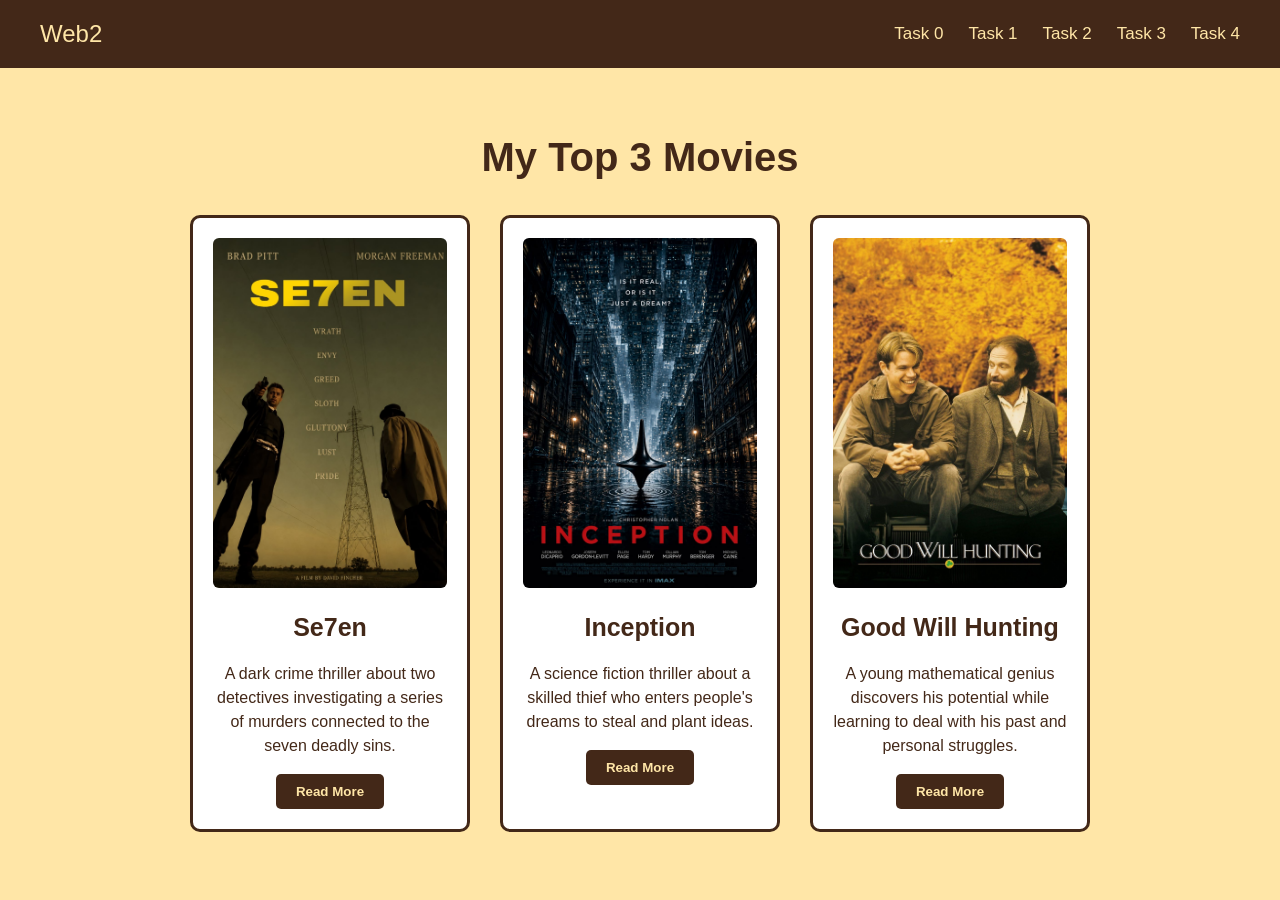
<file: task1.html>
<!DOCTYPE html>
<html lang="en">

<head>
    <meta charset="UTF-8">
    <meta name="viewport" content="width=device-width, initial-scale=1.0">
    <title>Task 1</title>
    <link rel="stylesheet" href="task1.css">
</head>

<body>
    <header class="navbar">

        <div class="logo">Web2</div>

        <nav>
            <a href="index.html">Task 0</a>
            <a href="task1.html">Task 1</a>
            <a href="task2.html">Task 2</a>
            <a href="task3.html">Task 3</a>
            <a href="task4.html">Task 4</a>
        </nav>

    </header>

    <main>
        <h1>My Top 3 Movies</h1>

        <div class="card-container">
            <div class="card">
                <img src="images/se7en.JPG" alt="Se7en movie poster">
                <h2>Se7en</h2>

                <p>
                    A dark crime thriller about two detectives
                    investigating a series of murders connected
                    to the seven deadly sins.
                </p>
                <button>Read More</button>
            </div>

            <div class="card">
                <img src="images/inception.JPG" alt="Inception movie poster">
                <h2>Inception</h2>

                <p>
                    A science fiction thriller about a skilled thief
                    who enters people's dreams to steal and plant ideas.
                </p>
                <button>Read More</button>
            </div>

            <div class="card">
                <img src="images/good-will-hunting.JPG" alt="Good Will Hunting movie poster">
                <h2>Good Will Hunting</h2>

                <p>
                    A young mathematical genius discovers his potential
                    while learning to deal with his past and personal struggles.
                </p>
                <button>Read More</button>
            </div>
        </div>
    </main>
</body>
</html>
</file>
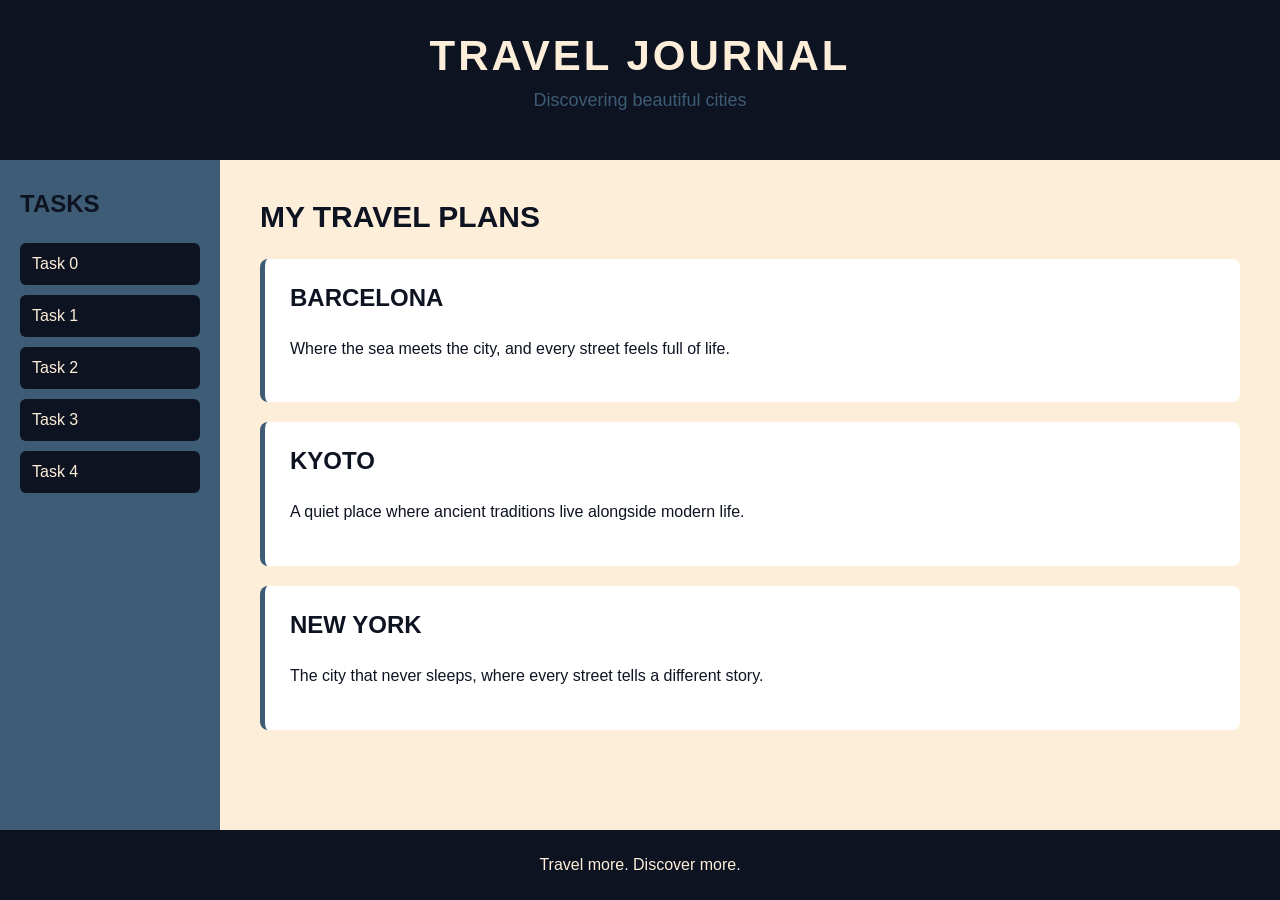
<file: task2.html>
<!DOCTYPE html>
<html lang="en">

<head>
    <meta charset="UTF-8">
    <meta name="viewport" content="width=device-width, initial-scale=1.0">
    <title>Travel Journal</title>
    <link rel="stylesheet" href="task2.css">
</head>

<body>
    <div class="page">

        <header class="header">
    <h1>TRAVEL JOURNAL</h1>
    <p>Discovering beautiful cities</p>
</header>

<aside class="sidebar">
    <h2>TASKS</h2>

    <a href="index.html">Task 0</a>
    <a href="task1.html">Task 1</a>
    <a href="task2.html">Task 2</a>
    <a href="task3.html">Task 3</a>
    <a href="task4.html">Task 4</a>
</aside>

<main class="main">

    <h2>MY TRAVEL PLANS</h2>
    <div class="place">
        <h3>BARCELONA</h3>
        <p>
            Where the sea meets the city, and every street feels full of life.
        </p>
    </div>

    <div class="place">
        <h3>KYOTO</h3>
        <p>
            A quiet place where ancient traditions live alongside modern life.
        </p>
    </div>

    <div class="place">
        <h3>NEW YORK</h3>
        <p>
            The city that never sleeps, where every street tells a different story.
        </p>
    </div>

</main>
        <footer class="footer">
            <p>Travel more. Discover more.</p>
        </footer>
    </div>
</body>
</html>
</file>
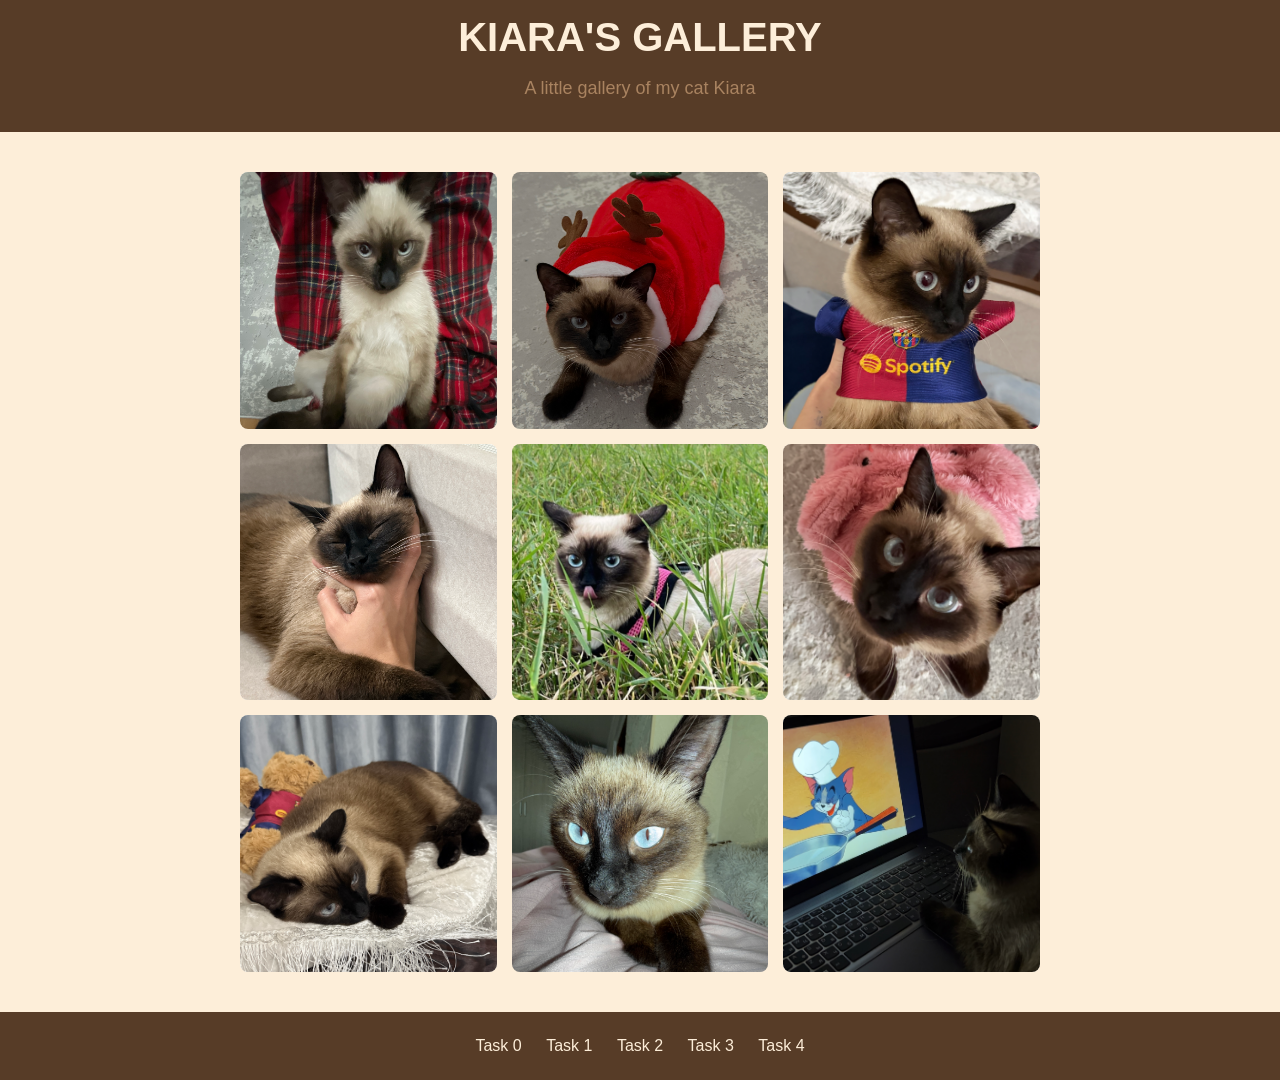
<file: task3.html>
<!DOCTYPE html>
<html lang="en">

<head>
    <meta charset="UTF-8">
    <meta name="viewport" content="width=device-width, initial-scale=1.0">
    <title>Kiara Gallery</title>
    <link rel="stylesheet" href="task3.css">
</head>
<body>

    <header class="header">
        <h1>KIARA'S GALLERY</h1>
        <p>A little gallery of my cat Kiara</p>
    </header>
    <main class="gallery">

        <div class="photo">
            <img src="images/kiara1.jpg" alt="Kiara">
            <p>Silly kiara</p>
        </div>

        <div class="photo">
            <img src="images/kiara2.jpg" alt="Kiara">
            <p>Santa</p>
        </div>

        <div class="photo">
            <img src="images/kiara3.jpg" alt="Kiara">
            <p>Barca fan</p>
        </div>

        <div class="photo">
            <img src="images/kiara4.jpg" alt="Kiara">
            <p>Chilling</p>
        </div>

        <div class="photo">
            <img src="images/kiara5.jpg" alt="Kiara">
            <p>My love</p>
        </div>

        <div class="photo">
            <img src="images/kiara6.jpg" alt="Kiara">
            <p>Piggy kiara</p>
        </div>

        <div class="photo">
            <img src="images/kiara7.jpg" alt="Kiara">
            <p>Thinker</p>
        </div>

        <div class="photo">
            <img src="images/kiara8.jpg" alt="Kiara">
            <p>Model</p>
        </div>

        <div class="photo">
            <img src="images/kiara9.jpg" alt="Kiara">
            <p>Watching fav movie</p>
        </div>
    </main>

    <footer class="footer">
        <a href="index.html">Task 0</a>
        <a href="task1.html">Task 1</a>
        <a href="task2.html">Task 2</a>
        <a href="task3.html">Task 3</a>
        <a href="task4.html">Task 4</a>
    </footer>
</body>
</html>
</file>
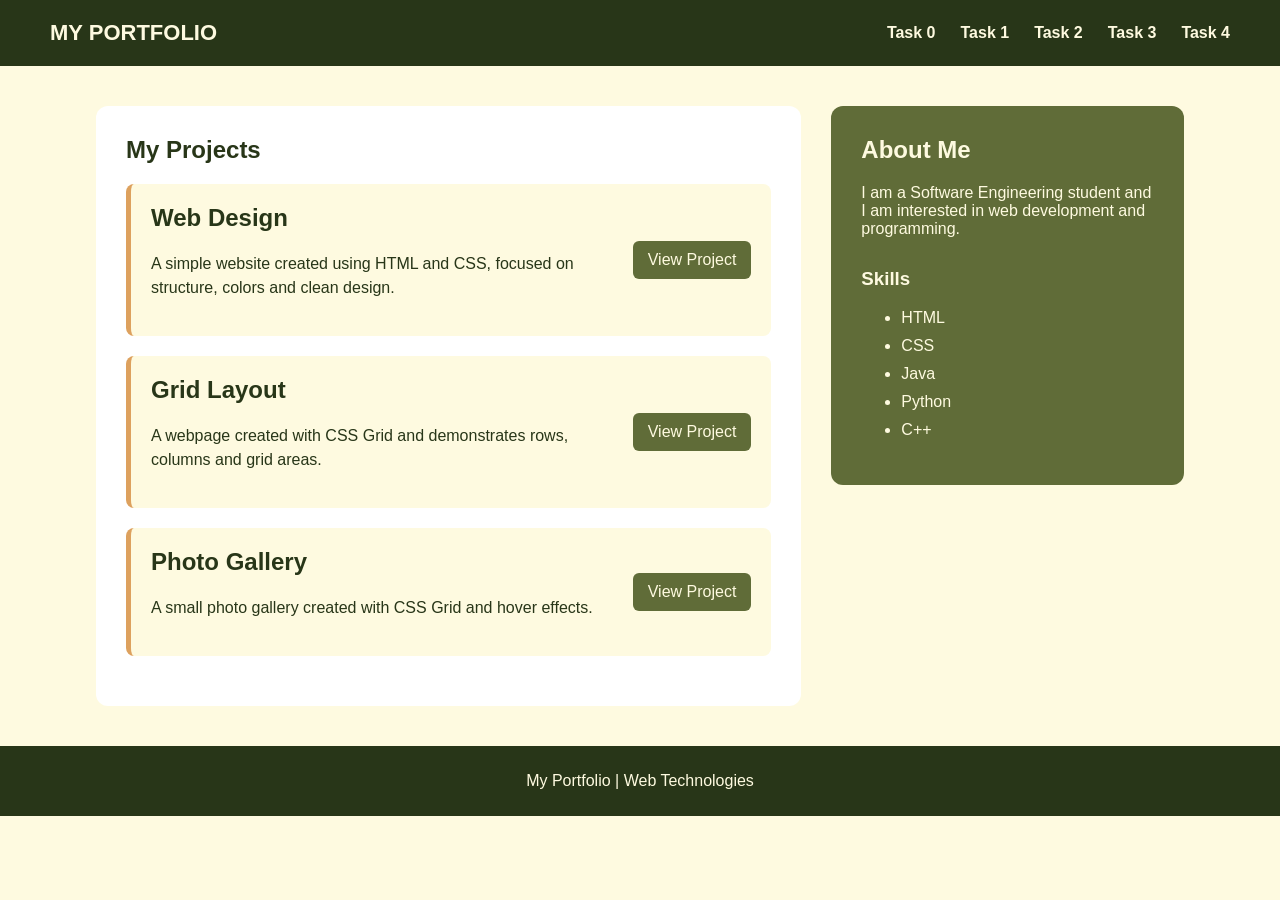
<file: task4.html>
<!DOCTYPE html>
<html lang="en">

<head>
    <meta charset="UTF-8">
    <meta name="viewport" content="width=device-width, initial-scale=1.0">
    <title>Portfolio</title>
    <link rel="stylesheet" href="task4.css">
</head>
<body>
    <header class="header">

        <div class="logo">
            MY PORTFOLIO
        </div>
        <nav class="navbar">
            <a href="index.html">Task 0</a>
            <a href="task1.html">Task 1</a>
            <a href="task2.html">Task 2</a>
            <a href="task3.html">Task 3</a>
            <a href="task4.html">Task 4</a>
        </nav>
    </header>
    <main class="main">
        <section class="projects">
            <h1>My Projects</h1>
            <div class="project-card">
                <div class="project-text">
                    <h2>Web Design</h2>

                    <p>
                        A simple website created using HTML and CSS, focused on structure, colors and clean design.
                    </p>
                </div>

                <a href="task1.html" class="button">
                    View Project
                </a>
            </div>

            <div class="project-card">
                <div class="project-text">
                    <h2>Grid Layout</h2>

                    <p>
                        A webpage created with CSS Grid and demonstrates rows, columns and grid areas.
                    </p>
                </div>

                <a href="task2.html" class="button">
                    View Project
                </a>
            </div>

            <div class="project-card">
                <div class="project-text">
                    <h2>Photo Gallery</h2>
                    <p>
                        A small photo gallery created with CSS Grid
                        and hover effects.
                    </p>
                </div>

                <a href="task3.html" class="button">
                    View Project
                </a>
            </div>
        </section>

        <aside class="sidebar">
            <h2>About Me</h2>

            <p>
                I am a Software Engineering student and I am interested in web development and programming.
            </p>

            <h3>Skills</h3>
            <ul>
                <li>HTML</li>
                <li>CSS</li>
                <li>Java</li>
                <li>Python</li>
                <li>C++</li>
            </ul>
        </aside>
    </main>

    <footer class="footer">
        <p>My Portfolio | Web Technologies</p>
    </footer>
</body>
</html>
</file>
<file: task1.css>
body {
    margin: 0;
    padding: 0;
    background-color: #FFE6A7;
    color: #432818;
    font-family: Arial, sans-serif;
}

.navbar {
    display: flex;
    justify-content: space-between;
    align-items: center;
    padding: 20px 40px;
    background-color: #432818;
}

.logo {
    color: #FFE6A7;
    font-size: 24px;
}

nav {
    display: flex;
    gap: 25px;
}

nav a {
    color: #FFE6A7;
    text-decoration: none;
    font-size: 17px;
}

nav a:hover {
    color: white;
}

main {
    padding: 40px;
    text-align: center;
}

h1 {
    color: #432818;
    font-size: 40px;
    margin-bottom: 35px;
}

.card-container {
    display: flex;
    gap: 30px;
    justify-content: center;
    align-items: stretch;
}

.card {
    width: 280px;
    padding: 20px;
    background-color: white;
    border: 3px solid #432818;
    border-radius: 10px;
    box-sizing: border-box;
}

.card img {
    width: 100%;
    height: 350px;
    object-fit: cover;
    border-radius: 6px;
}

.card h2 {
    color: #432818;
    font-size: 25px;
}

.card p {
    color: #432818;
    line-height: 1.5;
    min-height: 70px;
}

.card button {
    padding: 10px 20px;
    background-color: #432818;
    color: #FFE6A7;
    border: none;
    border-radius: 5px;
    font-weight: bold;
}

.card:hover {
    box-shadow: 0 5px 15px #432818;
}

.card button:hover {
    background-color: #FFE6A7;
    color: #432818;
}
</file>
<file: task2.css>
body {
    margin: 0;
    font-family: Arial, sans-serif;
    background-color: #FDEED9;
    color: #573C27;
}

.page {
    min-height: 100vh;
    display: grid;
    grid-template-columns: 220px 1fr;
    grid-template-rows: 160px 1fr 70px;
    grid-template-areas:
        "header header"
        "sidebar main"
        "footer footer";
}

.header {
    grid-area: header;
    background-color: #0d1321;
    color: #FDEED9;
    display: flex;
    flex-direction: column;
    justify-content: center;
    align-items: center;
    text-align: center;
}

.header h1 {
    margin: 0;
    font-size: 42px;
    letter-spacing: 3px;
}

.header p {
    margin-top: 10px;
    font-size: 18px;
    color: #3e5c76;
}

.sidebar {
    grid-area: sidebar;
    background-color: #3e5c76;
    padding: 30px 20px;
}

.sidebar h2 {
    margin-top: 0;
    margin-bottom: 25px;
    color: #0d1321;
}

.sidebar a {
    display: block;
    color: #FDEED9;
    text-decoration: none;
    padding: 12px;
    margin-bottom: 10px;
    background-color: #0d1321;
    border-radius: 6px;
}

.sidebar a:hover {
    background-color: #FDEED9;
    color: #0d1321;
}

.main {
    grid-area: main;
    background-color: #FDEED9;
    padding: 40px;
}

.main h2 {
    margin-top: 0;
    color: #0d1321;
    font-size: 30px;
}

.place {
    background-color: white;
    padding: 25px;
    margin-bottom: 20px;
    border-left: 5px solid #3e5c76;
    border-radius: 8px;
}

.place h3 {
    margin-top: 0;
    color: #0d1321;
    font-size: 24px;
}

.place p {
    color: #0d1321;
    line-height: 1.6;
}

.footer {
    grid-area: footer;
    background-color: #0d1321;
    color: #FDEED9;
    display: flex;
    justify-content: center;
    align-items: center;
}

.footer p {
    margin: 0;
}
</file>
<file: task3.css>
body {
    margin: 0;
    padding: 0;
    background-color: #FDEED9;
    color: #573C27;
    font-family: Arial, sans-serif;
}

.header {
    background-color: #573C27;
    color: #FDEED9;
    text-align: center;
    padding: 15px;
}

.header h1 {
    margin: 0;
    font-size: 40px;
}

.header p {
    color: #A98360;
    font-size: 18px;
}

.gallery {
    width: 75%;
    max-width: 800px;
    margin: 40px auto;
    display: grid;
    grid-template-columns: repeat(3, 1fr);
    gap: 15px;
}

.photo {
    position: relative;
    background-color: white;
    border-radius: 8px;
    overflow: hidden;
}

.photo img {
    width: 100%;
    aspect-ratio: 1/1;
    object-fit: cover;
    display: block;
}

.photo p {
    position: absolute;
    bottom: 0;
    left: 0;
    right: 0;
    margin: 0;
    padding: 12px;
    background-color: #573C27;
    color: #FDEED9;
    text-align: center;
    opacity: 0;
}

.photo:hover p {
    opacity: 1;
}

.footer {
    background-color: #573C27;
    text-align: center;
    padding: 25px;
}

.footer a {
    color: #FDEED9;
    text-decoration: none;
    margin: 0 10px;
}

.footer a:hover {
    color: #A98360;
}

@media (max-width: 700px) {
    .gallery {
        grid-template-columns: 1fr;
    }
    .header h1 {
        font-size: 30px;
    }
}
</file>
<file: task4.css>
body {
    margin: 0;
    background-color: #FEFAE0;
    color: #283618;
    font-family: Arial, sans-serif;
}

.header {
    background-color: #283618;
    color: #FEFAE0;
    padding: 20px 50px;
    display: flex;
    justify-content: space-between;
    align-items: center;
}

.logo {
    font-size: 22px;
    font-weight: bold;
}

.navbar {
    display: flex;
    gap: 25px;
}

.navbar a {
    color: #FEFAE0;
    text-decoration: none;
    font-weight: bold;
}

.navbar a:hover {
    color: #DDA15E;
}

.main {
    width: 85%;
    margin: 40px auto;
    display: grid;
    grid-template-columns: 2fr 1fr;
    gap: 30px;
}

.projects {
    background-color: white;
    padding: 30px;
    border-radius: 12px;
}

.projects h1 {
    margin-top: 0;
}

.project-card {
    background-color: #FEFAE0;
    padding: 20px;
    margin-bottom: 20px;
    border-left: 5px solid #DDA15E;
    border-radius: 8px;
    display: flex;
    justify-content: space-between;
    align-items: center;
    gap: 20px;
}

.project-text {
    flex: 1;
}

.project-text h2 {
    margin-top: 0;
}

.project-text p {
    line-height: 1.5;
}

.button {
    background-color: #606C38;
    color: #FEFAE0;
    text-decoration: none;
    padding: 10px 15px;
    border-radius: 6px;
    white-space: nowrap;
}

.button:hover {
    background-color: #283618;
}

.sidebar {
    background-color: #606C38;
    color: #FEFAE0;
    padding: 30px;
    border-radius: 12px;
    height: fit-content;
}

.sidebar h2 {
    margin-top: 0;
}

.sidebar h3 {
    margin-top: 30px;
}

.sidebar li {
    margin-bottom: 10px;
}


.footer {
    background-color: #283618;
    color: #FEFAE0;
    text-align: center;
    padding: 10px;
}

@media (max-width: 700px) {
    .header {
        flex-direction: column;
        gap: 20px;
        text-align: center;
    }

    .navbar {
        flex-wrap: wrap;
        justify-content: center;
    }

    .main {
        grid-template-columns: 1fr;
        width: 90%;
    }

    .project-card {
        flex-direction: column;
        align-items: flex-start;
    }
}
</file>
